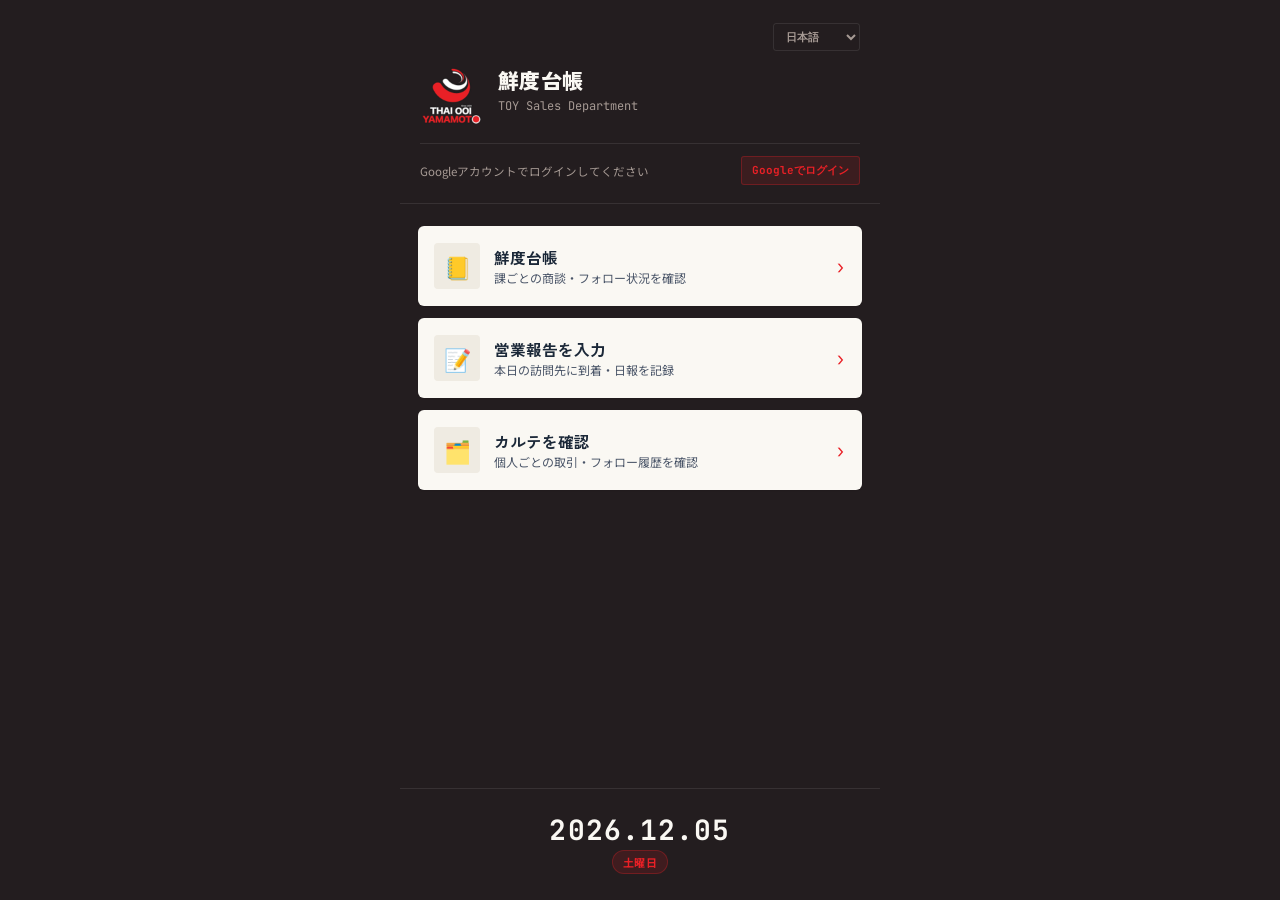
<file: index.html>
<!doctype html>
<html lang="ja">
<head>
<meta charset="UTF-8">
<meta name="viewport" content="width=device-width, initial-scale=1, viewport-fit=cover">
<title>鮮度台帳</title>
<meta name="description" content="営業日報・訪問管理アプリ「鮮度台帳」">
<meta name="theme-color" content="#231D1F">
<link rel="manifest" href="manifest.json">
<link rel="icon" href="icons/icon-192.png" type="image/png">
<link rel="apple-touch-icon" href="icons/icon-192.png">
<link rel="preconnect" href="https://fonts.googleapis.com">
<link rel="preconnect" href="https://fonts.gstatic.com" crossorigin>
<link href="https://fonts.googleapis.com/css2?family=Zen+Kaku+Gothic+New:wght@500;700;900&family=Noto+Sans+JP:wght@400;500;700&family=JetBrains+Mono:wght@400;500;700&display=swap" rel="stylesheet">
<link rel="stylesheet" href="css/style.css">
</head>
<body>
<div class="app-shell">
  <header class="app-header">
    <div class="header-nav-row">
      <span></span>
      <div id="lang-switcher-slot"></div>
    </div>
    <div class="brand">
      <img class="mark" src="icons/icon-192.png" alt="THAI OOI YAMAMOTO">
      <div>
        <h1 class="app-title">鮮度台帳</h1>
        <p class="app-subtitle mono" data-i18n="index.subtitle">TOY Sales Department</p>
      </div>
    </div>
  </header>

  <main class="top-menu">
    <a class="menu-card" href="ledger.html">
      <span class="menu-icon" aria-hidden="true">📒</span>
      <span class="menu-body">
        <span class="menu-label" data-i18n="index.ledgerLabel">鮮度台帳</span>
        <span class="menu-desc" data-i18n="index.ledgerDesc">課ごとの商談・フォロー状況を確認</span>
      </span>
      <span class="menu-chevron" aria-hidden="true">›</span>
    </a>

    <a class="menu-card" href="schedule.html">
      <span class="menu-icon" aria-hidden="true">📝</span>
      <span class="menu-body">
        <span class="menu-label" data-i18n="index.reportLabel">営業報告を入力</span>
        <span class="menu-desc" data-i18n="index.reportDesc">本日の訪問先に到着・日報を記録</span>
      </span>
      <span class="menu-chevron" aria-hidden="true">›</span>
    </a>

    <a class="menu-card" href="karte.html">
      <span class="menu-icon" aria-hidden="true">🗂️</span>
      <span class="menu-body">
        <span class="menu-label" data-i18n="index.karteLabel">カルテを確認</span>
        <span class="menu-desc" data-i18n="index.karteDesc">個人ごとの取引・フォロー履歴を確認</span>
      </span>
      <span class="menu-chevron" aria-hidden="true">›</span>
    </a>
  </main>

  <footer class="app-footer">
    <span id="today-date"></span>
  </footer>
</div>
<script src="https://accounts.google.com/gsi/client" async defer></script>
<script src="js/i18n.js"></script>
<script src="js/auth-config.js"></script>
<script src="js/rep-config.js"></script>
<script src="js/auth.js"></script>
<script src="js/google-api.js"></script>
<script src="js/app.js"></script>
</body>
</html>
</file>
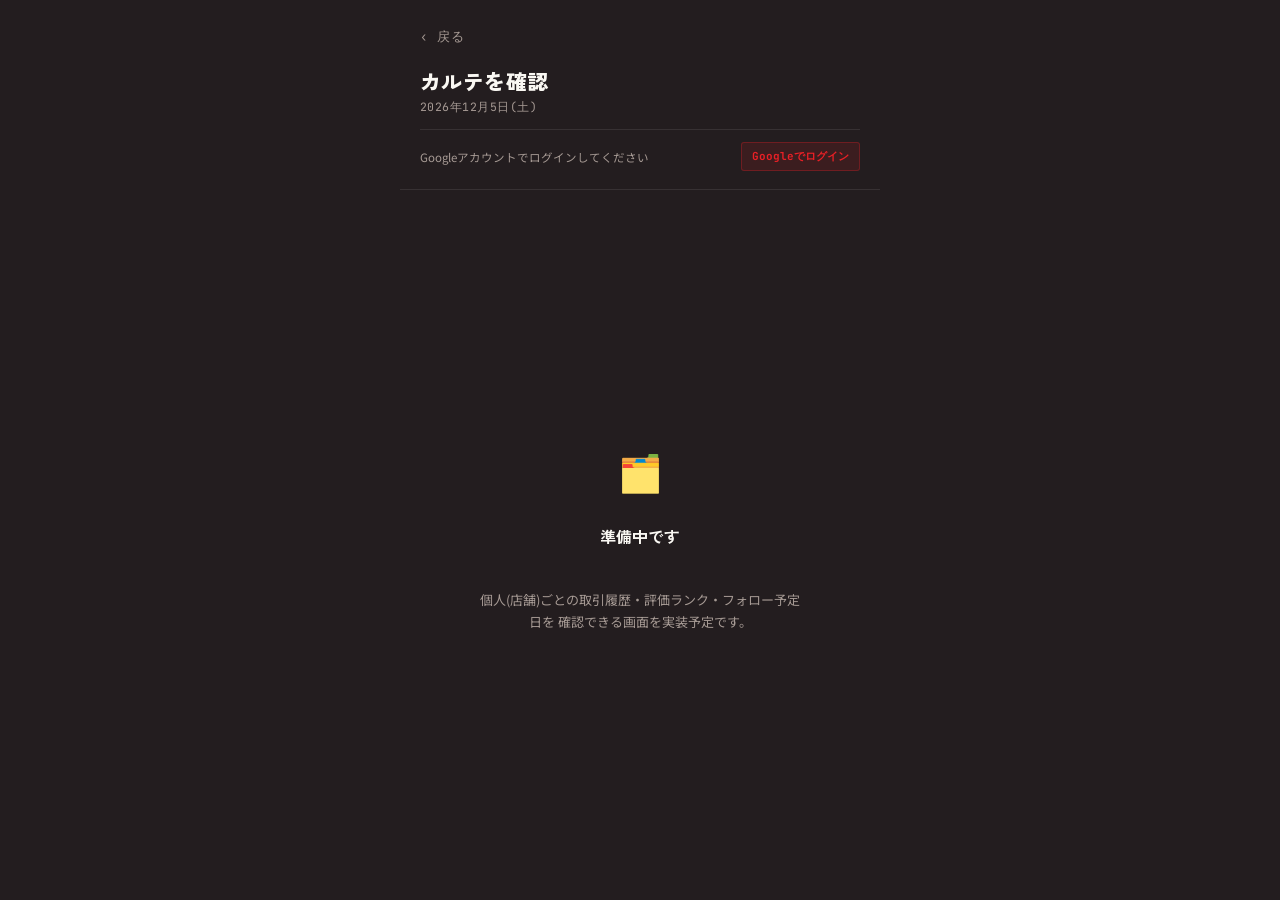
<file: karte.html>
<!doctype html>
<html lang="ja">
<head>
<meta charset="UTF-8">
<meta name="viewport" content="width=device-width, initial-scale=1, viewport-fit=cover">
<title>カルテを確認 | 鮮度台帳</title>
<meta name="theme-color" content="#231D1F">
<link rel="manifest" href="manifest.json">
<link rel="icon" href="icons/icon-192.png" type="image/png">
<link rel="apple-touch-icon" href="icons/icon-192.png">
<link rel="preconnect" href="https://fonts.googleapis.com">
<link rel="preconnect" href="https://fonts.gstatic.com" crossorigin>
<link href="https://fonts.googleapis.com/css2?family=Zen+Kaku+Gothic+New:wght@500;700;900&family=Noto+Sans+JP:wght@400;500;700&family=JetBrains+Mono:wght@400;500;700&display=swap" rel="stylesheet">
<link rel="stylesheet" href="css/style.css">
</head>
<body>
<div class="app-shell">
  <header class="app-header">
    <div class="header-nav-row">
      <a class="back-button" href="index.html">‹ 戻る</a>
    </div>
    <div class="brand">
      <div>
        <h1 class="app-title">カルテを確認</h1>
        <p class="header-date" data-today></p>
      </div>
    </div>
  </header>

  <main class="stub-body">
    <span class="stub-icon" aria-hidden="true">🗂️</span>
    <p class="stub-title">準備中です</p>
    <p class="stub-desc">
      個人(店舗)ごとの取引履歴・評価ランク・フォロー予定日を
      確認できる画面を実装予定です。
    </p>
  </main>
</div>
<script src="https://accounts.google.com/gsi/client" async defer></script>
<script src="js/auth-config.js"></script>
<script src="js/rep-config.js"></script>
<script src="js/auth.js"></script>
<script src="js/google-api.js"></script>
<script src="js/app.js"></script>
</body>
</html>
</file>
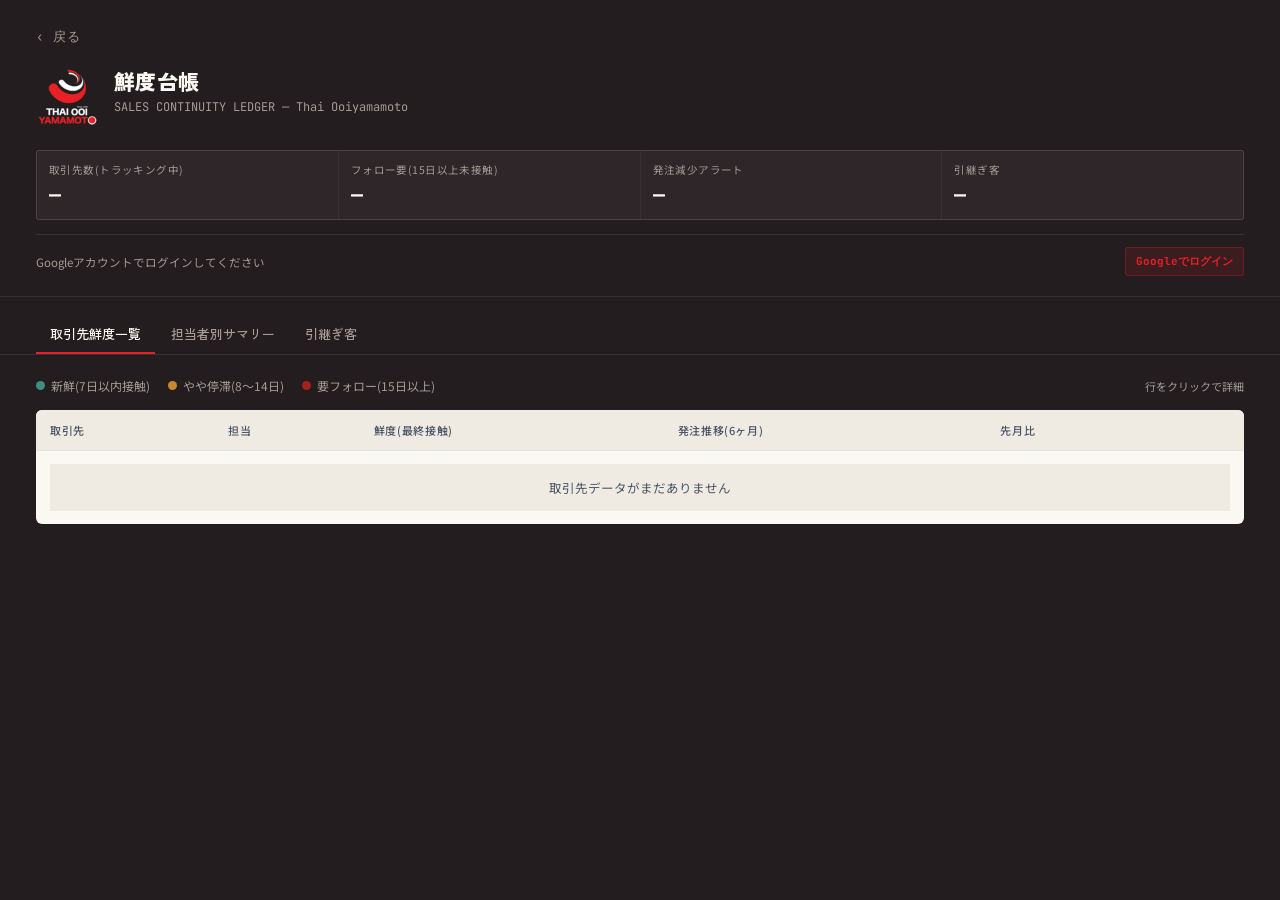
<file: ledger.html>
<!doctype html>
<html lang="ja">
<head>
<meta charset="UTF-8">
<meta name="viewport" content="width=device-width, initial-scale=1, viewport-fit=cover">
<title>鮮度台帳 — 営業管理ダッシュボード</title>
<meta name="description" content="課ごとの商談・フォロー状況を確認する鮮度台帳ダッシュボード">
<meta name="theme-color" content="#231D1F">
<link rel="manifest" href="manifest.json">
<link rel="icon" href="icons/icon-192.png" type="image/png">
<link rel="apple-touch-icon" href="icons/icon-192.png">
<link rel="preconnect" href="https://fonts.googleapis.com">
<link rel="preconnect" href="https://fonts.gstatic.com" crossorigin>
<link href="https://fonts.googleapis.com/css2?family=Zen+Kaku+Gothic+New:wght@500;700;900&family=Noto+Sans+JP:wght@400;500;700&family=JetBrains+Mono:wght@400;500;700&display=swap" rel="stylesheet">
<link rel="stylesheet" href="css/style.css">
<link rel="stylesheet" href="css/ledger.css">
</head>
<body>

<header class="ledger-header">
  <div class="header-nav-row">
    <a class="back-button" href="index.html">‹ 戻る</a>
  </div>
  <div class="brand">
    <img class="mark" src="icons/icon-192.png" alt="THAI OOI YAMAMOTO">
    <div>
      <h1 class="app-title">鮮度台帳</h1>
      <div class="app-subtitle mono">SALES CONTINUITY LEDGER — Thai Ooiyamamoto</div>
    </div>
  </div>
  <div class="ticker" id="ticker">
    <div class="tick">
      <div class="label">取引先数(トラッキング中)</div>
      <div class="val" id="tick-total">—</div>
    </div>
    <div class="tick">
      <div class="label">フォロー要(15日以上未接触)</div>
      <div class="val" id="tick-follow">—</div>
    </div>
    <div class="tick">
      <div class="label">発注減少アラート</div>
      <div class="val" id="tick-decline">—</div>
    </div>
    <div class="tick">
      <div class="label">引継ぎ客</div>
      <div class="val" id="tick-handover">—</div>
    </div>
  </div>
</header>

<nav class="tabs">
  <div class="tab active" data-tab="main">取引先鮮度一覧</div>
  <div class="tab" data-tab="reps">担当者別サマリー</div>
  <div class="tab" data-tab="handover">引継ぎ客</div>
</nav>

<main class="ledger-main">

  <!-- MAIN PANEL -->
  <div class="panel active" id="panel-main">
    <div class="legend">
      <span class="item"><span class="dot" style="background:var(--seafoam);"></span> 新鮮(7日以内接触)</span>
      <span class="item"><span class="dot" style="background:var(--amber);"></span> やや停滞(8〜14日)</span>
      <span class="item"><span class="dot" style="background:var(--vermillion);"></span> 要フォロー(15日以上)</span>
      <span style="margin-left:auto; font-size:11px; color:var(--ink-faint);">行をクリックで詳細</span>
    </div>
    <div class="card">
      <div class="table-scroll">
        <table>
          <thead>
            <tr>
              <th>取引先</th><th>担当</th><th>鮮度(最終接触)</th><th>発注推移(6ヶ月)</th><th>先月比</th><th></th>
            </tr>
          </thead>
          <tbody id="client-rows"></tbody>
        </table>
      </div>
    </div>
  </div>

  <!-- REPS PANEL -->
  <div class="panel" id="panel-reps">
    <div class="rep-grid" id="rep-cards"></div>
  </div>

  <!-- HANDOVER PANEL -->
  <div class="panel" id="panel-handover">
    <div class="card">
      <div class="table-scroll">
        <table>
          <thead><tr><th>取引先</th><th>旧担当</th><th>新担当</th><th>引継ぎ日</th><th>引継ぎ後の発注</th><th>状態</th></tr></thead>
          <tbody id="handover-rows"></tbody>
        </table>
      </div>
    </div>
  </div>

</main>

<div class="modal-backdrop" id="modal">
  <div class="modal" id="modal-content"></div>
</div>

<script src="https://accounts.google.com/gsi/client" async defer></script>
<script src="js/auth-config.js"></script>
<script src="js/rep-config.js"></script>
<script src="js/auth.js"></script>
<script src="js/google-api.js"></script>
<script src="js/product-source.js"></script>
<script src="js/analysis-proxy-config.js"></script>
<script src="js/analysis-log.js"></script>
<script src="js/app.js"></script>
<script src="js/ledger.js"></script>
</body>
</html>
</file>
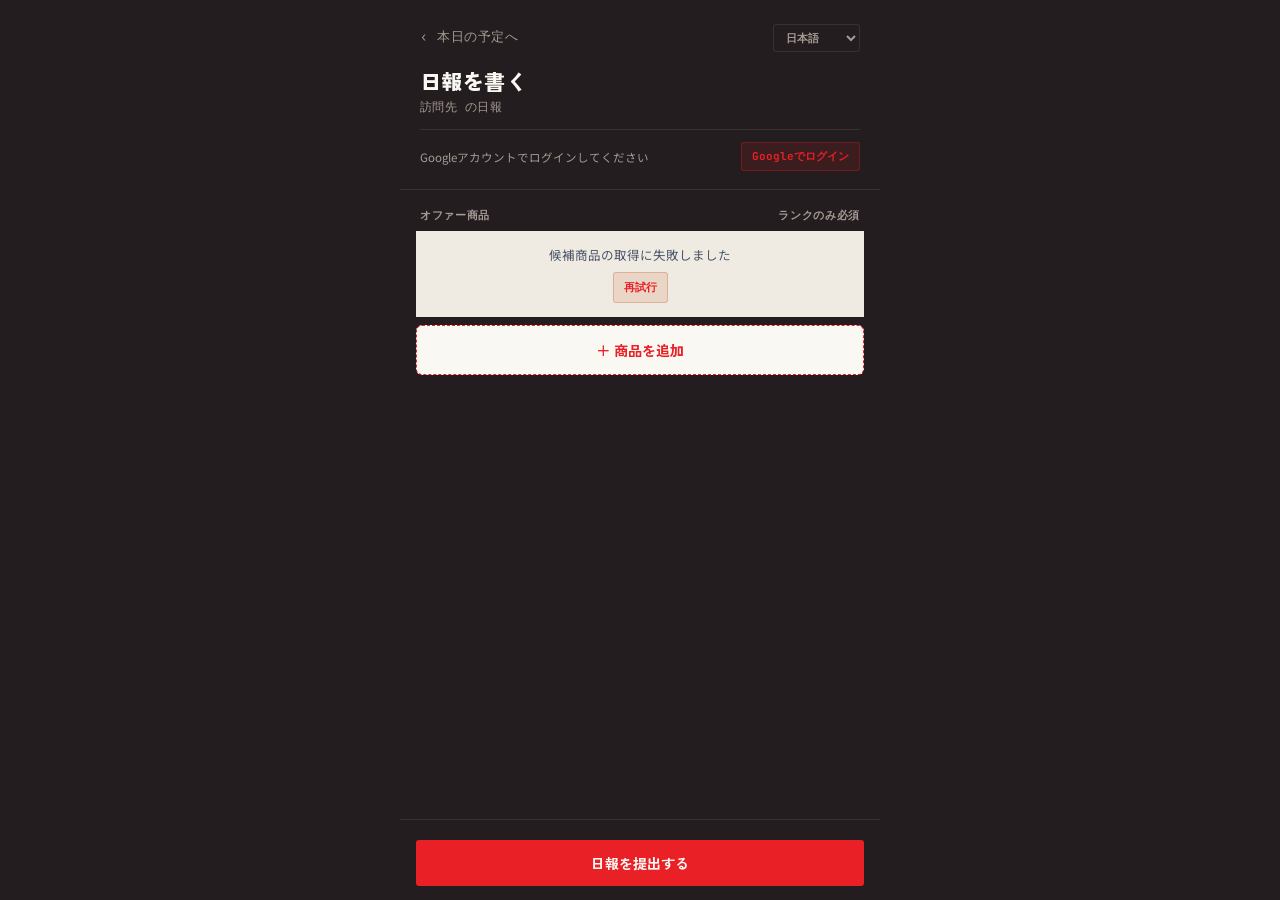
<file: nippou.html>
<!doctype html>
<html lang="ja">
<head>
<meta charset="UTF-8">
<meta name="viewport" content="width=device-width, initial-scale=1, viewport-fit=cover">
<title>日報を書く | 鮮度台帳</title>
<meta name="theme-color" content="#231D1F">
<link rel="manifest" href="manifest.json">
<link rel="icon" href="icons/icon-192.png" type="image/png">
<link rel="apple-touch-icon" href="icons/icon-192.png">
<link rel="preconnect" href="https://fonts.googleapis.com">
<link rel="preconnect" href="https://fonts.gstatic.com" crossorigin>
<link href="https://fonts.googleapis.com/css2?family=Zen+Kaku+Gothic+New:wght@500;700;900&family=Noto+Sans+JP:wght@400;500;700&family=JetBrains+Mono:wght@400;500;700&display=swap" rel="stylesheet">
<link rel="stylesheet" href="css/style.css">
</head>
<body>
<div class="app-shell">
  <header class="app-header">
    <div class="header-nav-row">
      <a class="back-button" href="schedule.html" data-i18n="nippou.backToSchedule">‹ 本日の予定へ</a>
      <div id="lang-switcher-slot"></div>
    </div>
    <div class="brand">
      <div>
        <h1 class="app-title" data-i18n="nippou.pageTitle">日報を書く</h1>
        <p class="header-date" id="visit-name-label"></p>
      </div>
    </div>
  </header>

  <main class="content has-submit-bar">
    <section class="section-block">
      <div class="section-title">
        <span data-i18n="nippou.offerProducts">オファー商品</span>
        <span data-i18n="nippou.rankOnlyRequired">ランクのみ必須</span>
      </div>
      <div class="product-list" id="product-list"></div>
      <button class="add-walkin-button" id="add-product-btn" type="button" hidden data-i18n="nippou.addProductBtn">
        <span aria-hidden="true">＋</span> 商品を追加
      </button>
    </section>
  </main>
</div>

<div class="modal-overlay" id="add-product-modal" hidden>
  <div class="modal-sheet">
    <div class="modal-title" data-i18n="nippou.addProductModalTitle">商品を追加</div>
    <div class="modal-field">
      <label for="add-product-select" data-i18n="nippou.selectProductLabel">商品を選択</label>
      <select id="add-product-select"></select>
    </div>
    <div class="modal-actions">
      <button class="btn btn-secondary" id="add-product-cancel-btn" type="button" data-i18n="common.cancel">キャンセル</button>
      <button class="btn btn-primary" id="add-product-confirm-btn" type="button" data-i18n="common.add">追加する</button>
    </div>
  </div>
</div>

<div class="submit-bar">
  <p class="submit-hint" id="submit-hint"></p>
  <button class="btn btn-primary" id="submit-btn" type="button" data-i18n="nippou.submitBtnDefault">日報を提出する</button>
</div>

<div class="toast" id="toast" role="status" aria-live="polite"></div>

<script src="https://accounts.google.com/gsi/client" async defer></script>
<script src="js/i18n.js"></script>
<script src="js/auth-config.js"></script>
<script src="js/rep-config.js"></script>
<script src="js/auth.js"></script>
<script src="js/google-api.js"></script>
<script src="js/product-source.js"></script>
<script src="js/analysis-proxy-config.js"></script>
<script src="js/analysis-log.js"></script>
<script src="js/app.js"></script>
<script src="js/nippou.js"></script>
</body>
</html>
</file>
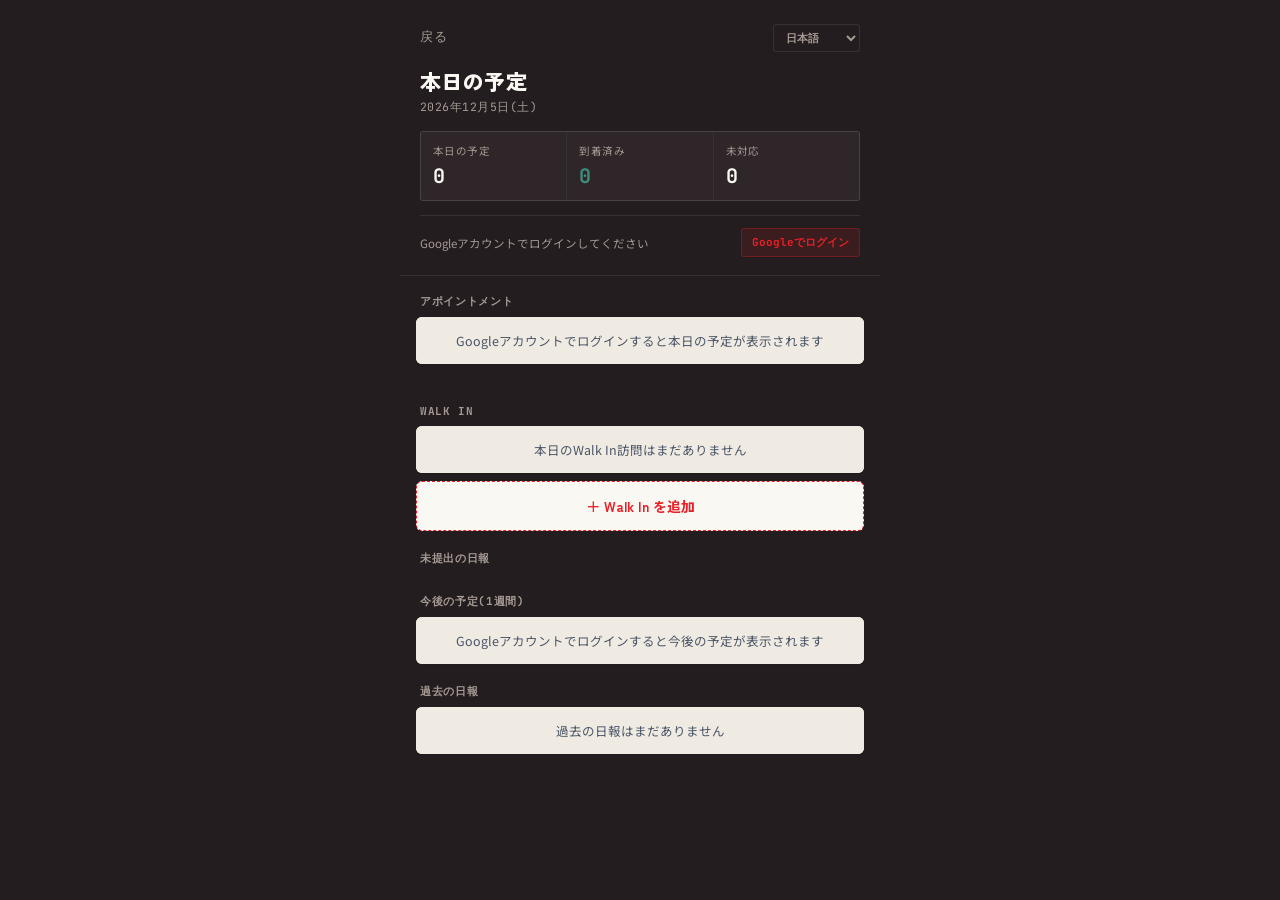
<file: schedule.html>
<!doctype html>
<html lang="ja">
<head>
<meta charset="UTF-8">
<meta name="viewport" content="width=device-width, initial-scale=1, viewport-fit=cover">
<title>本日の予定 | 鮮度台帳</title>
<meta name="theme-color" content="#231D1F">
<link rel="manifest" href="manifest.json">
<link rel="icon" href="icons/icon-192.png" type="image/png">
<link rel="apple-touch-icon" href="icons/icon-192.png">
<link rel="preconnect" href="https://fonts.googleapis.com">
<link rel="preconnect" href="https://fonts.gstatic.com" crossorigin>
<link href="https://fonts.googleapis.com/css2?family=Zen+Kaku+Gothic+New:wght@500;700;900&family=Noto+Sans+JP:wght@400;500;700&family=JetBrains+Mono:wght@400;500;700&display=swap" rel="stylesheet">
<link rel="stylesheet" href="css/style.css">
</head>
<body>
<div class="app-shell">
  <header class="app-header">
    <div class="header-nav-row">
      <a class="back-button" href="index.html" data-i18n="common.back">‹ 戻る</a>
      <div id="lang-switcher-slot"></div>
    </div>
    <div class="brand">
      <div>
        <h1 class="app-title" data-i18n="schedule.pageTitle">本日の予定</h1>
        <p class="header-date" data-today></p>
      </div>
    </div>
    <div class="ticker" id="ticker"></div>
  </header>

  <main class="content">
    <section class="section-block">
      <div class="section-title"><span data-i18n="schedule.headerAppointments">アポイントメント</span></div>
      <div class="card visit-list" id="appointment-list"></div>
    </section>

    <div id="task-panel-slot"></div>

    <section class="section-block">
      <div class="section-title"><span>Walk In</span></div>
      <div class="card visit-list" id="walkin-list"></div>
      <button class="add-walkin-button" id="add-walkin-btn" type="button" data-i18n="schedule.addWalkinBtn">
        <span aria-hidden="true">＋</span> Walk In を追加
      </button>
    </section>

    <section class="section-block">
      <div class="section-title"><span data-i18n="schedule.headerPending">未提出の日報</span></div>
      <div class="card" id="pending-list"></div>
    </section>

    <section class="section-block">
      <div class="section-title"><span data-i18n="schedule.headerFuture">今後の予定(1週間)</span></div>
      <div class="card" id="future-list"></div>
    </section>

    <section class="section-block">
      <div class="section-title"><span data-i18n="schedule.headerHistory">過去の日報</span></div>
      <div class="card" id="history-list"></div>
    </section>
  </main>
</div>

<div class="modal-overlay" id="walkin-modal" hidden>
  <div class="modal-sheet">
    <div class="modal-title" data-i18n="schedule.walkinModalTitle">Walk In 訪問を追加</div>
    <p class="modal-text" data-i18n="schedule.walkinModalText">アポ紐付けなしの訪問です。追加後、タスク①の「到着確認」ボタンを押すと位置情報・時刻が記録されます。</p>
    <div class="modal-field">
      <label for="walkin-name-input" data-i18n="schedule.walkinNameLabel">店舗名(任意・自由入力)</label>
      <input type="text" id="walkin-name-input" placeholder="例: 未登録の店舗" data-i18n-placeholder="schedule.walkinNamePlaceholder" autocomplete="off">
    </div>
    <div class="modal-actions">
      <button class="btn btn-secondary" id="walkin-cancel-btn" type="button" data-i18n="common.cancel">キャンセル</button>
      <button class="btn btn-primary" id="walkin-confirm-btn" type="button" data-i18n="common.add">追加する</button>
    </div>
  </div>
</div>

<div class="modal-overlay" id="delete-modal" hidden>
  <div class="modal-sheet">
    <div class="modal-title" data-i18n="schedule.deleteModalTitle">この予定を削除しますか？</div>
    <p class="modal-text" id="delete-modal-text"></p>
    <div class="modal-actions">
      <button class="btn btn-secondary" id="delete-cancel-btn" type="button" data-i18n="common.cancel">キャンセル</button>
      <button class="btn btn-danger" id="delete-confirm-btn" type="button" data-i18n="common.delete">削除する</button>
    </div>
  </div>
</div>

<div class="modal-overlay" id="history-detail-modal" hidden>
  <div class="modal-sheet modal-sheet-scroll">
    <div class="modal-title" id="history-detail-title"></div>
    <p class="modal-text" id="history-detail-subtitle"></p>
    <div class="history-detail-products" id="history-detail-products"></div>
    <div class="modal-actions">
      <button class="btn btn-secondary" id="history-detail-close-btn" type="button" data-i18n="common.close">閉じる</button>
    </div>
  </div>
</div>

<div class="toast" id="toast" role="status" aria-live="polite"></div>

<script src="https://accounts.google.com/gsi/client" async defer></script>
<script src="js/i18n.js"></script>
<script src="js/auth-config.js"></script>
<script src="js/rep-config.js"></script>
<script src="js/auth.js"></script>
<script src="js/google-api.js"></script>
<script src="js/product-source.js"></script>
<script src="js/analysis-proxy-config.js"></script>
<script src="js/analysis-log.js"></script>
<script src="js/app.js"></script>
<script src="js/schedule.js"></script>
</body>
</html>
</file>
<file: css/style.css>
:root {
  --navy: #231D1F;
  --navy-2: #2E2628;
  --paper: #FAF8F3;
  --paper-dim: #EFEBE2;
  --ink: #1B2838;
  --ink-soft: #4A5568;
  --ink-faint: #A69A94;
  --vermillion: #A5201D;
  --vermillion-soft: #E92026;
  --seafoam: #3E8E7E;
  --amber: #C68A2E;
  --line: rgba(255, 255, 255, 0.09);
  --line-soft: rgba(27, 40, 56, 0.10);

  --status-not-reported: var(--vermillion);
  --status-not-reported-bg: rgba(165, 32, 29, 0.14);
  --status-tentative: var(--amber);
  --status-tentative-bg: rgba(198, 138, 46, 0.14);
  --status-done: var(--seafoam);
  --status-done-bg: rgba(62, 142, 126, 0.14);
  --status-skipped: var(--ink-faint);
  --status-skipped-bg: rgba(143, 163, 176, 0.14);

  --radius-s: 3px;
  --radius-m: 4px;
  --radius-l: 6px;
  --shadow-card: 0 1px 2px rgba(10, 16, 22, 0.06);
  --shadow-modal: 0 24px 60px rgba(6, 10, 15, 0.5);
  --safe-bottom: env(safe-area-inset-bottom, 0px);
}

* {
  box-sizing: border-box;
}

html, body {
  height: 100%;
}

body {
  margin: 0;
  background: var(--navy);
  color: var(--paper);
  font-family: "Noto Sans JP", sans-serif;
  -webkit-font-smoothing: antialiased;
}

button, input {
  font-family: inherit;
}

a {
  color: inherit;
  text-decoration: none;
}

.display {
  font-family: "Zen Kaku Gothic New", sans-serif;
}

.mono {
  font-family: "JetBrains Mono", monospace;
}

.app-shell {
  max-width: 480px;
  min-height: 100dvh;
  margin: 0 auto;
  background: var(--navy);
  display: flex;
  flex-direction: column;
}

/* ---------- Header / brand ---------- */

.app-header {
  position: sticky;
  top: 0;
  z-index: 10;
  background: var(--navy);
  border-bottom: 1px solid var(--line);
  padding: 22px 20px 18px;
}

.header-nav-row {
  margin-bottom: 14px;
  display: flex;
  align-items: center;
  justify-content: space-between;
  gap: 12px;
}

.lang-select {
  flex: none;
  font-size: 11px;
  font-weight: 700;
  font-family: "JetBrains Mono", monospace;
  color: var(--ink-faint);
  background: transparent;
  border: 1px solid var(--line);
  border-radius: var(--radius-s);
  padding: 5px 8px;
  cursor: pointer;
}

.back-button {
  display: inline-flex;
  align-items: center;
  gap: 4px;
  background: none;
  border: none;
  color: var(--ink-faint);
  font-size: 12.5px;
  font-family: "JetBrains Mono", monospace;
  letter-spacing: 0.04em;
  padding: 6px 0;
  cursor: pointer;
}

.back-button:active {
  color: var(--paper);
}

.brand {
  display: flex;
  align-items: baseline;
  gap: 14px;
}

.brand .mark {
  width: 64px;
  height: 64px;
  border-radius: var(--radius-l);
  object-fit: cover;
  flex-shrink: 0;
  align-self: center;
  display: block;
}

.app-title {
  margin: 0;
  font-family: "Zen Kaku Gothic New", sans-serif;
  font-weight: 900;
  font-size: 21px;
  letter-spacing: 0.02em;
  color: var(--paper);
}

.app-subtitle {
  margin: 3px 0 0;
  font-size: 12px;
  color: var(--ink-faint);
}

.header-date {
  margin: 3px 0 0;
  font-size: 11.5px;
  color: var(--ink-faint);
  font-family: "JetBrains Mono", monospace;
  letter-spacing: 0.04em;
}

/* ---------- Auth widget ---------- */

.auth-widget {
  display: flex;
  align-items: center;
  gap: 10px;
  margin-top: 14px;
  padding-top: 12px;
  border-top: 1px solid var(--line);
  font-size: 11.5px;
}

.auth-widget.is-logged-in {
  justify-content: flex-start;
}

.auth-status-text {
  flex: 1;
  color: var(--ink-faint);
}

.auth-status-error {
  color: var(--vermillion-soft);
}

.auth-avatar {
  flex: none;
  width: 24px;
  height: 24px;
  border-radius: 50%;
  object-fit: cover;
}

.auth-avatar-fallback {
  display: flex;
  align-items: center;
  justify-content: center;
  background: var(--vermillion-soft);
  color: var(--paper);
  font-family: "Zen Kaku Gothic New", sans-serif;
  font-weight: 700;
  font-size: 12px;
}

.auth-name {
  flex: 1;
  min-width: 0;
  color: var(--paper);
  font-weight: 500;
  white-space: nowrap;
  overflow: hidden;
  text-overflow: ellipsis;
}

.auth-login-btn,
.auth-logout-btn {
  flex: none;
  font-size: 11px;
  font-weight: 700;
  font-family: "JetBrains Mono", monospace;
  color: var(--vermillion-soft);
  background: rgba(233, 32, 38, 0.12);
  border: 1px solid rgba(233, 32, 38, 0.3);
  border-radius: var(--radius-s);
  padding: 6px 10px;
  cursor: pointer;
}

.auth-login-btn:disabled {
  color: var(--ink-faint);
  background: transparent;
  border-color: var(--line);
  cursor: not-allowed;
}

.auth-logout-btn {
  color: var(--ink-faint);
  background: transparent;
  border-color: var(--line);
}

/* ---------- Ticker (stat strip) ---------- */

.ticker {
  display: grid;
  grid-template-columns: repeat(3, 1fr);
  gap: 1px;
  background: var(--line);
  border: 1px solid var(--line);
  border-radius: var(--radius-s);
  overflow: hidden;
  margin-top: 16px;
}

.tick {
  background: var(--navy-2);
  padding: 11px 12px;
}

.tick .label {
  font-size: 10.5px;
  color: var(--ink-faint);
  letter-spacing: 0.04em;
  margin-bottom: 5px;
}

.tick .val {
  font-family: "JetBrains Mono", monospace;
  font-size: 20px;
  font-weight: 700;
  color: var(--paper);
}

.tick .val.warn { color: var(--vermillion-soft); }
.tick .val.good { color: var(--seafoam); }

/* ---------- Top menu ---------- */

.top-menu {
  flex: 1;
  padding: 22px 18px 32px;
  display: flex;
  flex-direction: column;
  gap: 12px;
}

.menu-card {
  display: flex;
  align-items: center;
  gap: 14px;
  background: var(--paper);
  border-radius: var(--radius-l);
  padding: 17px 16px;
  box-shadow: var(--shadow-card);
  transition: transform 0.12s ease;
}

.menu-card:active {
  transform: scale(0.98);
}

.menu-icon {
  flex: none;
  width: 46px;
  height: 46px;
  border-radius: var(--radius-m);
  background: var(--paper-dim);
  display: flex;
  align-items: center;
  justify-content: center;
  font-size: 22px;
}

.menu-body {
  flex: 1;
  min-width: 0;
}

.menu-label {
  display: block;
  font-family: "Zen Kaku Gothic New", sans-serif;
  font-size: 15.5px;
  font-weight: 700;
  color: var(--ink);
}

.menu-desc {
  display: block;
  margin-top: 2px;
  font-size: 12px;
  color: var(--ink-soft);
  line-height: 1.4;
}

.menu-chevron {
  flex: none;
  color: var(--vermillion-soft);
  font-size: 18px;
  font-family: "JetBrains Mono", monospace;
}

.app-footer {
  padding: 22px 20px calc(26px + var(--safe-bottom));
  text-align: center;
  border-top: 1px solid var(--line);
  display: flex;
  flex-direction: column;
  align-items: center;
  gap: 8px;
}

.date-big {
  display: block;
  font-family: "JetBrains Mono", monospace;
  font-size: 28px;
  font-weight: 700;
  letter-spacing: 0.04em;
  color: var(--paper);
}

.date-weekday {
  display: inline-block;
  font-size: 11px;
  font-weight: 700;
  letter-spacing: 0.06em;
  padding: 3px 10px;
  border-radius: 999px;
  background: rgba(233, 32, 38, 0.14);
  color: var(--vermillion-soft);
  border: 1px solid rgba(233, 32, 38, 0.3);
}

/* ---------- Section list (schedule) ---------- */

main.content {
  flex: 1;
  padding: 18px 16px calc(28px + var(--safe-bottom));
  display: flex;
  flex-direction: column;
  gap: 20px;
}

.section-block {
  display: flex;
  flex-direction: column;
  gap: 8px;
}

.section-title {
  display: flex;
  align-items: center;
  justify-content: space-between;
  font-size: 11px;
  font-family: "JetBrains Mono", monospace;
  font-weight: 700;
  color: var(--ink-faint);
  letter-spacing: 0.06em;
  text-transform: uppercase;
  padding: 0 4px;
}

/* card = paper surface wrapping rows, mirrors the ledger table card */

.card {
  background: var(--paper);
  color: var(--ink);
  border-radius: var(--radius-l);
  overflow: hidden;
  box-shadow: var(--shadow-card);
}

.visit-list {
  display: flex;
  flex-direction: column;
}

.visit-row {
  display: flex;
  align-items: stretch;
  border-bottom: 1px solid var(--line-soft);
}

.visit-row:last-child {
  border-bottom: none;
}

.visit-main {
  flex: 1;
  display: flex;
  align-items: center;
  gap: 12px;
  padding: 14px;
  background: none;
  border: none;
  text-align: left;
  cursor: pointer;
  min-width: 0;
}

.visit-main:active {
  background: var(--paper-dim);
}

.visit-main:disabled {
  cursor: not-allowed;
  opacity: 0.5;
}

.visit-time {
  flex: none;
  width: 52px;
  font-family: "JetBrains Mono", monospace;
  font-variant-numeric: tabular-nums;
  font-size: 14px;
  font-weight: 700;
  color: var(--ink);
}

.visit-main:disabled .visit-time {
  color: var(--ink-soft);
}

.visit-info {
  flex: 1;
  min-width: 0;
}

.visit-name {
  font-family: "Zen Kaku Gothic New", sans-serif;
  font-size: 14.5px;
  font-weight: 700;
  white-space: nowrap;
  overflow: hidden;
  text-overflow: ellipsis;
  color: var(--ink);
}

.visit-meta {
  margin-top: 3px;
  font-size: 11.5px;
  color: var(--ink-soft);
  display: flex;
  align-items: center;
  gap: 6px;
  flex-wrap: wrap;
  font-family: "JetBrains Mono", monospace;
}

.future-tag {
  font-size: 10.5px;
  color: var(--ink-soft);
}

.visit-chevron {
  flex: none;
  color: var(--vermillion-soft);
  font-size: 17px;
  font-family: "JetBrains Mono", monospace;
}

.visit-delete {
  flex: none;
  width: 46px;
  border: none;
  border-left: 1px solid var(--line-soft);
  background: var(--paper);
  color: var(--vermillion);
  font-size: 16px;
  cursor: pointer;
}

.visit-delete:active {
  background: var(--status-not-reported-bg);
}

/* status badge -> mirrors the ledger "flag" pill */

.badge {
  display: inline-flex;
  align-items: center;
  gap: 4px;
  font-size: 10px;
  font-weight: 700;
  font-family: "JetBrains Mono", monospace;
  padding: 2px 7px;
  border-radius: var(--radius-s);
  white-space: nowrap;
  border: 1px solid transparent;
}

.badge-not-reported {
  color: var(--status-not-reported);
  background: var(--status-not-reported-bg);
  border-color: rgba(165, 32, 29, 0.35);
}

.badge-tentative {
  color: var(--status-tentative);
  background: var(--status-tentative-bg);
  border-color: rgba(198, 138, 46, 0.3);
}

.badge-done {
  color: var(--status-done);
  background: var(--status-done-bg);
  border-color: rgba(62, 142, 126, 0.3);
}

.badge-skipped {
  color: var(--status-skipped);
  background: var(--status-skipped-bg);
  border-color: rgba(143, 163, 176, 0.3);
}

/* add walk-in button */

.add-walkin-button {
  display: flex;
  align-items: center;
  justify-content: center;
  gap: 6px;
  width: 100%;
  padding: 14px;
  border: 1.5px dashed var(--vermillion-soft);
  border-radius: var(--radius-l);
  background: var(--paper);
  color: var(--vermillion-soft);
  font-family: "Zen Kaku Gothic New", sans-serif;
  font-size: 14px;
  font-weight: 700;
  cursor: pointer;
}

.add-walkin-button:active {
  background: var(--paper-dim);
}

.empty-hint {
  padding: 14px;
  text-align: center;
  font-size: 12.5px;
  color: var(--ink-soft);
  background: var(--paper-dim);
}

.empty-hint .task-link {
  margin-top: 8px;
}

/* ---------- History (past nippou) ---------- */

.history-row {
  width: 100%;
  display: flex;
  align-items: center;
  gap: 12px;
  padding: 12px 14px;
  border: none;
  border-bottom: 1px solid var(--line-soft);
  background: none;
  text-align: left;
  cursor: pointer;
}

.history-row:active {
  background: var(--paper-dim);
}

.history-row:last-child {
  border-bottom: none;
}

.history-chevron {
  flex: none;
  color: var(--vermillion-soft);
  font-size: 16px;
  font-family: "JetBrains Mono", monospace;
}

.history-date {
  flex: none;
  width: 40px;
  font-family: "JetBrains Mono", monospace;
  font-variant-numeric: tabular-nums;
  font-size: 12.5px;
  font-weight: 700;
  color: var(--ink-soft);
}

.history-info {
  flex: 1;
  min-width: 0;
}

.history-name {
  font-family: "Zen Kaku Gothic New", sans-serif;
  font-size: 13.5px;
  font-weight: 700;
  color: var(--ink);
  white-space: nowrap;
  overflow: hidden;
  text-overflow: ellipsis;
}

.history-meta {
  margin-top: 2px;
  font-size: 11px;
  color: var(--ink-soft);
  font-family: "JetBrains Mono", monospace;
}

/* ---------- Upcoming appointments (future preview, read-only) ---------- */

.future-date-heading {
  padding: 10px 14px 4px;
  font-family: "JetBrains Mono", monospace;
  font-size: 11px;
  font-weight: 700;
  color: var(--ink-faint);
  letter-spacing: 0.04em;
}

.future-row {
  width: 100%;
  display: flex;
  align-items: center;
  gap: 12px;
  padding: 10px 14px;
  border-bottom: 1px solid var(--line-soft);
}

.future-row:last-child {
  border-bottom: none;
}

.modal-sheet-scroll {
  max-height: 82vh;
  overflow-y: auto;
}

.history-detail-products {
  display: flex;
  flex-direction: column;
  gap: 10px;
}

.history-detail-product {
  background: var(--paper-dim);
  border-radius: var(--radius-s);
  padding: 12px;
}

.history-detail-product-head {
  display: flex;
  align-items: flex-start;
  justify-content: space-between;
  gap: 10px;
  margin-bottom: 8px;
}

.history-detail-name {
  font-family: "Zen Kaku Gothic New", sans-serif;
  font-size: 13.5px;
  font-weight: 700;
  color: var(--ink);
}

.history-detail-ref {
  font-family: "JetBrains Mono", monospace;
  font-size: 10.5px;
  font-weight: 400;
  color: var(--ink-faint);
}

.kv-row {
  display: flex;
  justify-content: space-between;
  gap: 12px;
  padding: 6px 0;
  border-bottom: 1px solid var(--line-soft);
  font-size: 12.5px;
  color: var(--ink);
}

.kv-row:last-child {
  border-bottom: none;
}

.kv-row .k {
  flex: none;
  color: var(--ink-soft);
}

/* ---------- Task panel (accordion) ---------- */

.task-panel {
  background: var(--paper);
  color: var(--ink);
  border-radius: var(--radius-l);
  box-shadow: var(--shadow-card);
  padding: 14px;
  display: flex;
  flex-direction: column;
  gap: 9px;
  animation: expand 0.16s ease;
}

@keyframes expand {
  from { opacity: 0; transform: translateY(-4px); }
  to { opacity: 1; transform: translateY(0); }
}

.task-panel-header {
  display: flex;
  align-items: center;
  justify-content: space-between;
  margin-bottom: 2px;
}

.task-panel-title {
  font-family: "Zen Kaku Gothic New", sans-serif;
  font-size: 13.5px;
  font-weight: 700;
}

.task-panel-close {
  border: none;
  background: none;
  color: var(--ink-soft);
  font-size: 17px;
  cursor: pointer;
  line-height: 1;
  padding: 4px;
}

.task-item {
  display: flex;
  align-items: center;
  gap: 10px;
  padding: 10px;
  border-radius: var(--radius-s);
  background: var(--paper-dim);
  border-left: 3px solid var(--line-soft);
}

.task-item.is-done {
  border-left-color: var(--seafoam);
}

.task-item.is-locked {
  opacity: 0.5;
}

.task-check {
  flex: none;
  width: 22px;
  height: 22px;
  border-radius: 50%;
  display: flex;
  align-items: center;
  justify-content: center;
  font-size: 12px;
  font-weight: 700;
  border: 2px solid var(--line-soft);
  color: transparent;
  background: var(--paper);
}

.task-item.is-done .task-check {
  background: var(--seafoam);
  border-color: var(--seafoam);
  color: var(--paper);
}

.task-body {
  flex: 1;
  min-width: 0;
}

.task-label {
  font-family: "Zen Kaku Gothic New", sans-serif;
  font-size: 13px;
  font-weight: 700;
  color: var(--ink);
}

.task-sub {
  margin-top: 1px;
  font-size: 11px;
  color: var(--ink-soft);
}

.task-link {
  flex: none;
  font-size: 11px;
  font-weight: 700;
  font-family: "JetBrains Mono", monospace;
  color: var(--vermillion-soft);
  background: rgba(193, 68, 14, 0.12);
  border: 1px solid rgba(193, 68, 14, 0.28);
  border-radius: var(--radius-s);
  padding: 7px 10px;
  cursor: pointer;
}

.task-link:disabled {
  color: var(--ink-soft);
  background: transparent;
  border-color: var(--line-soft);
  cursor: not-allowed;
}

.needs-editor {
  background: var(--paper-dim);
  border-radius: var(--radius-s);
  padding: 12px;
  margin: -3px 0 0;
  display: flex;
  flex-direction: column;
  gap: 12px;
  animation: expand 0.16s ease;
}

.needs-editor .field-group textarea {
  background: var(--paper);
  min-height: 72px;
}

/* ---------- Modal / sheet ---------- */

.modal-overlay {
  position: fixed;
  inset: 0;
  background: rgba(10, 16, 22, 0.72);
  display: flex;
  align-items: flex-end;
  justify-content: center;
  z-index: 100;
  padding: 0;
}

.modal-overlay[hidden] {
  display: none;
}

.modal-sheet {
  width: 100%;
  max-width: 480px;
  background: var(--paper);
  color: var(--ink);
  border-radius: var(--radius-l) var(--radius-l) 0 0;
  padding: 20px 20px calc(22px + var(--safe-bottom));
  box-shadow: var(--shadow-modal);
  display: flex;
  flex-direction: column;
  gap: 14px;
  animation: sheet-up 0.18s ease;
}

@keyframes sheet-up {
  from { transform: translateY(16px); opacity: 0; }
  to { transform: translateY(0); opacity: 1; }
}

.modal-title {
  font-family: "Zen Kaku Gothic New", sans-serif;
  font-size: 15.5px;
  font-weight: 700;
}

.modal-field label {
  display: block;
  font-size: 11.5px;
  font-family: "JetBrains Mono", monospace;
  color: var(--ink-soft);
  margin-bottom: 6px;
}

.modal-field input[type="text"],
.modal-field select {
  width: 100%;
  padding: 12px;
  border-radius: var(--radius-s);
  border: 1px solid var(--line-soft);
  font-size: 15px;
  font-family: inherit;
  background: var(--paper-dim);
  color: var(--ink);
}

.modal-field input[type="text"]:focus,
.modal-field select:focus {
  outline: 2px solid var(--vermillion-soft);
  outline-offset: -1px;
}

.modal-actions {
  display: flex;
  gap: 10px;
}

.btn {
  flex: 1;
  padding: 13px;
  border-radius: var(--radius-s);
  border: none;
  font-family: "Zen Kaku Gothic New", sans-serif;
  font-size: 14px;
  font-weight: 700;
  cursor: pointer;
}

.btn-primary {
  background: var(--vermillion-soft);
  color: var(--paper);
}

.btn-primary:active {
  background: var(--vermillion);
}

.btn-secondary {
  background: var(--paper-dim);
  color: var(--ink);
  border: 1px solid var(--line-soft);
}

.btn-danger {
  background: var(--vermillion);
  color: var(--paper);
}

.modal-text {
  font-size: 13px;
  color: var(--ink-soft);
  line-height: 1.6;
}

/* ---------- Toast ---------- */

.toast {
  position: fixed;
  left: 50%;
  bottom: calc(24px + var(--safe-bottom));
  transform: translateX(-50%) translateY(8px);
  background: var(--paper);
  color: var(--ink);
  font-size: 12.5px;
  padding: 11px 18px;
  border-radius: var(--radius-l);
  box-shadow: var(--shadow-modal);
  z-index: 200;
  opacity: 0;
  pointer-events: none;
  transition: opacity 0.18s ease, transform 0.18s ease;
  max-width: 88%;
  text-align: center;
}

.toast.is-visible {
  opacity: 1;
  transform: translateX(-50%) translateY(0);
}

/* ---------- Tabs (shared by ledger + future tabbed views) ---------- */

.tabs {
  display: flex;
  gap: 2px;
  padding: 18px 20px 0;
  border-bottom: 1px solid var(--line);
}

.tab {
  padding: 9px 14px;
  font-size: 13px;
  font-weight: 500;
  cursor: pointer;
  color: var(--ink-faint);
  border-bottom: 2px solid transparent;
  font-family: "Zen Kaku Gothic New", sans-serif;
}

.tab.active {
  color: var(--paper);
  border-bottom-color: var(--vermillion-soft);
}

/* ---------- Stub page ---------- */

.stub-body {
  flex: 1;
  display: flex;
  flex-direction: column;
  align-items: center;
  justify-content: center;
  gap: 12px;
  padding: 40px 24px;
  text-align: center;
}

.stub-icon {
  font-size: 36px;
}

.stub-title {
  font-family: "Zen Kaku Gothic New", sans-serif;
  font-size: 16px;
  font-weight: 700;
  color: var(--paper);
}

.stub-desc {
  font-size: 13px;
  line-height: 1.7;
  max-width: 320px;
  color: var(--ink-faint);
}

/* ---------- Nippou (daily report) ---------- */

main.content.has-submit-bar {
  padding-bottom: calc(96px + var(--safe-bottom));
}

.product-list {
  display: flex;
  flex-direction: column;
  gap: 10px;
}

.product-item {
  background: var(--paper);
  color: var(--ink);
  border-radius: var(--radius-l);
  box-shadow: var(--shadow-card);
  overflow: hidden;
}

.product-header {
  width: 100%;
  display: flex;
  align-items: stretch;
}

.product-toggle {
  flex: 1;
  min-width: 0;
  display: flex;
  align-items: center;
  gap: 10px;
  padding: 14px;
  background: none;
  border: none;
  text-align: left;
  cursor: pointer;
}

.product-remove {
  flex: none;
  padding: 0 14px;
  background: none;
  border: none;
  border-left: 1px solid var(--line-soft);
  color: var(--vermillion);
  font-size: 15px;
  cursor: pointer;
}

.product-name-wrap {
  flex: 1;
  min-width: 0;
  display: flex;
  flex-direction: column;
  gap: 2px;
}

.product-ref {
  font-family: "JetBrains Mono", monospace;
  font-size: 10.5px;
  color: var(--ink-faint);
}

.product-name {
  min-width: 0;
  font-family: "Zen Kaku Gothic New", sans-serif;
  font-size: 14px;
  font-weight: 700;
  white-space: nowrap;
  overflow: hidden;
  text-overflow: ellipsis;
}

.product-chevron {
  flex: none;
  color: var(--ink-soft);
  font-size: 16px;
  transition: transform 0.15s ease;
}

.product-item.is-open .product-chevron {
  transform: rotate(90deg);
}

.product-body {
  display: none;
  padding: 0 14px 16px;
  flex-direction: column;
  gap: 14px;
  border-top: 1px solid var(--line-soft);
  padding-top: 14px;
}

.product-item.is-open .product-body {
  display: flex;
}

.field-group label {
  display: block;
  font-size: 11.5px;
  font-family: "JetBrains Mono", monospace;
  color: var(--ink-soft);
  margin-bottom: 6px;
}

.range-inputs {
  display: flex;
  align-items: center;
  gap: 8px;
}

.range-inputs input {
  flex: 1;
  min-width: 0;
  padding: 10px;
  border-radius: var(--radius-s);
  border: 1px solid var(--line-soft);
  background: var(--paper-dim);
  color: var(--ink);
  font-size: 14px;
  font-family: "JetBrains Mono", monospace;
}

.range-inputs input:focus {
  outline: 2px solid var(--vermillion-soft);
  outline-offset: -1px;
}

.range-sep {
  flex: none;
  color: var(--ink-faint);
  font-size: 13px;
}

.field-group textarea {
  width: 100%;
  min-height: 60px;
  padding: 10px;
  border-radius: var(--radius-s);
  border: 1px solid var(--line-soft);
  background: var(--paper-dim);
  color: var(--ink);
  font-size: 13.5px;
  font-family: inherit;
  resize: vertical;
}

.field-group textarea:focus {
  outline: 2px solid var(--vermillion-soft);
  outline-offset: -1px;
}

.rank-picker {
  display: flex;
  gap: 8px;
}

.rank-chip {
  flex: 1;
  padding: 10px 0;
  text-align: center;
  border-radius: var(--radius-s);
  border: 1px solid var(--line-soft);
  background: var(--paper-dim);
  color: var(--ink);
  font-family: "JetBrains Mono", monospace;
  font-size: 14px;
  font-weight: 700;
  cursor: pointer;
}

.rank-chip.is-selected {
  background: var(--vermillion-soft);
  border-color: var(--vermillion-soft);
  color: #fff;
}

.rank-required-hint {
  font-size: 11px;
  color: var(--vermillion-soft);
}

.submit-bar {
  position: fixed;
  left: 0;
  right: 0;
  bottom: 0;
  z-index: 20;
  max-width: 480px;
  margin: 0 auto;
  background: var(--navy);
  border-top: 1px solid var(--line);
  padding: 12px 16px calc(14px + var(--safe-bottom));
  display: flex;
  flex-direction: column;
  gap: 8px;
}

.submit-hint {
  margin: 0;
  font-size: 11.5px;
  color: var(--ink-faint);
  text-align: center;
}

.submit-hint.is-warning {
  color: var(--vermillion-soft);
}
</file>
<file: css/ledger.css>
/* Ledger dashboard — page-specific rules layered on top of css/style.css tokens */

.ledger-header {
  padding: 22px 36px 20px;
  border-bottom: 1px solid var(--line);
  position: static;
}

.ledger-header .brand {
  margin-bottom: 20px;
}

.ledger-header .ticker {
  grid-template-columns: repeat(4, 1fr);
  margin-top: 0;
}

.tabs {
  padding: 18px 36px 0;
}

.ledger-main {
  padding: 22px 36px 60px;
}

.panel {
  display: none;
}

.panel.active {
  display: block;
}

/* ---- Legend ---- */

.legend {
  display: flex;
  gap: 18px;
  align-items: center;
  margin-bottom: 16px;
  font-size: 12px;
  color: var(--ink-faint);
  flex-wrap: wrap;
}

.legend .item {
  display: flex;
  align-items: center;
  gap: 6px;
}

.dot {
  width: 9px;
  height: 9px;
  border-radius: 50%;
  flex-shrink: 0;
}

/* ---- Table ---- */

.table-scroll {
  overflow-x: auto;
  -webkit-overflow-scrolling: touch;
}

table {
  width: 100%;
  min-width: 620px;
  border-collapse: collapse;
}

thead th {
  text-align: left;
  font-size: 11px;
  letter-spacing: 0.06em;
  color: var(--ink-soft);
  font-weight: 500;
  padding: 12px 14px;
  border-bottom: 1px solid var(--line-soft);
  background: var(--paper-dim);
  position: sticky;
  top: 0;
}

tbody td {
  padding: 13px 14px;
  border-bottom: 1px solid var(--line-soft);
  font-size: 13px;
  vertical-align: middle;
}

tbody tr:hover {
  background: #F2EEE4;
  cursor: pointer;
}

tbody tr:last-child td {
  border-bottom: none;
}

.client-name {
  font-weight: 700;
  font-family: "Zen Kaku Gothic New", sans-serif;
}

.client-type {
  font-size: 11px;
  color: var(--ink-soft);
  margin-top: 2px;
}

.owner {
  font-family: "JetBrains Mono", monospace;
  font-size: 12px;
}

.team-tag {
  font-size: 10px;
  padding: 2px 7px;
  border-radius: 20px;
  font-family: "JetBrains Mono", monospace;
  background: var(--ink);
  color: var(--paper);
  display: inline-block;
}

/* freshness gauge */

.gauge-wrap {
  display: flex;
  align-items: center;
  gap: 8px;
}

.gauge {
  width: 64px;
  height: 8px;
  border-radius: 4px;
  background: #E4DFD2;
  position: relative;
  overflow: hidden;
  flex-shrink: 0;
}

.gauge .fill {
  height: 100%;
  border-radius: 4px;
}

.gauge-days {
  font-family: "JetBrains Mono", monospace;
  font-size: 11px;
  color: var(--ink-soft);
  white-space: nowrap;
}

.trend {
  display: flex;
  align-items: center;
  gap: 8px;
}

.trend svg {
  display: block;
}

.trend .amt {
  font-family: "JetBrains Mono", monospace;
  font-size: 12px;
}

.trend .amt.down { color: var(--vermillion); }
.trend .amt.up { color: var(--seafoam); }

.flag {
  font-size: 10px;
  padding: 3px 8px;
  border-radius: 2px;
  font-family: "JetBrains Mono", monospace;
  background: rgba(165, 32, 29, 0.14);
  color: var(--vermillion);
  border: 1px solid rgba(165, 32, 29, 0.35);
  white-space: nowrap;
}

/* ---- Rep summary cards ---- */

.rep-grid {
  display: grid;
  grid-template-columns: repeat(3, 1fr);
  gap: 14px;
}

.rep-grid .empty-hint {
  grid-column: 1 / -1;
}

.rep-card {
  background: var(--paper);
  color: var(--ink);
  border-radius: var(--radius-l);
  padding: 20px;
  box-shadow: var(--shadow-card);
}

.rep-card .name {
  font-family: "Zen Kaku Gothic New", sans-serif;
  font-weight: 700;
  font-size: 16px;
}

.rep-card .team {
  font-size: 11px;
  color: var(--ink-soft);
  font-family: "JetBrains Mono", monospace;
  margin-bottom: 14px;
}

.rep-stat {
  display: flex;
  justify-content: space-between;
  padding: 7px 0;
  border-top: 1px solid var(--line-soft);
  font-size: 12px;
}

.rep-stat .v {
  font-family: "JetBrains Mono", monospace;
  font-weight: 700;
}

/* ---- Detail modal ---- */

.modal-backdrop {
  display: none;
  position: fixed;
  inset: 0;
  background: rgba(10, 16, 22, 0.72);
  align-items: flex-start;
  justify-content: center;
  padding: 40px 20px;
  z-index: 50;
  overflow-y: auto;
}

.modal-backdrop.open {
  display: flex;
}

.modal-backdrop .modal {
  background: var(--paper);
  color: var(--ink);
  width: 100%;
  max-width: 720px;
  border-radius: var(--radius-l);
  padding: 30px 34px 34px;
  box-shadow: var(--shadow-modal);
}

.modal-head {
  display: flex;
  justify-content: space-between;
  align-items: flex-start;
  margin-bottom: 22px;
}

.modal-head h2 {
  font-family: "Zen Kaku Gothic New", sans-serif;
  margin: 0 0 4px;
  font-size: 20px;
}

.modal-head .type {
  font-size: 12px;
  color: var(--ink-soft);
}

.close {
  cursor: pointer;
  font-size: 20px;
  color: var(--ink-soft);
  line-height: 1;
}

.section-label {
  font-size: 11px;
  letter-spacing: 0.08em;
  color: var(--ink-soft);
  font-family: "JetBrains Mono", monospace;
  margin: 22px 0 10px;
  text-transform: uppercase;
}

.section-label:first-of-type {
  margin-top: 0;
}

.kv-row {
  display: flex;
  justify-content: space-between;
  padding: 8px 0;
  border-bottom: 1px solid var(--line-soft);
  font-size: 13px;
}

.kv-row .k {
  color: var(--ink-soft);
}

.reco {
  display: flex;
  gap: 10px;
  padding: 10px 12px;
  background: var(--paper-dim);
  border-radius: var(--radius-s);
  margin-bottom: 8px;
  font-size: 13px;
  align-items: flex-start;
}

.reco .badge {
  flex-shrink: 0;
  margin-top: 1px;
}

.badge.ai { background: rgba(62, 142, 126, 0.15); color: var(--seafoam); }
.badge.own { background: rgba(198, 138, 46, 0.18); color: var(--amber); }

.visit-log {
  font-size: 12px;
  padding: 9px 0;
  border-bottom: 1px solid var(--line-soft);
  display: flex;
  gap: 12px;
}

.visit-log .d {
  font-family: "JetBrains Mono", monospace;
  color: var(--ink-soft);
  width: 78px;
  flex-shrink: 0;
}

@media (max-width: 700px) {
  .rep-grid {
    grid-template-columns: 1fr;
  }
}

@media (max-width: 560px) {
  .ledger-header,
  .tabs,
  .ledger-main {
    padding-left: 18px;
    padding-right: 18px;
  }
  .ledger-header .ticker {
    grid-template-columns: repeat(2, 1fr);
  }
}
</file>
